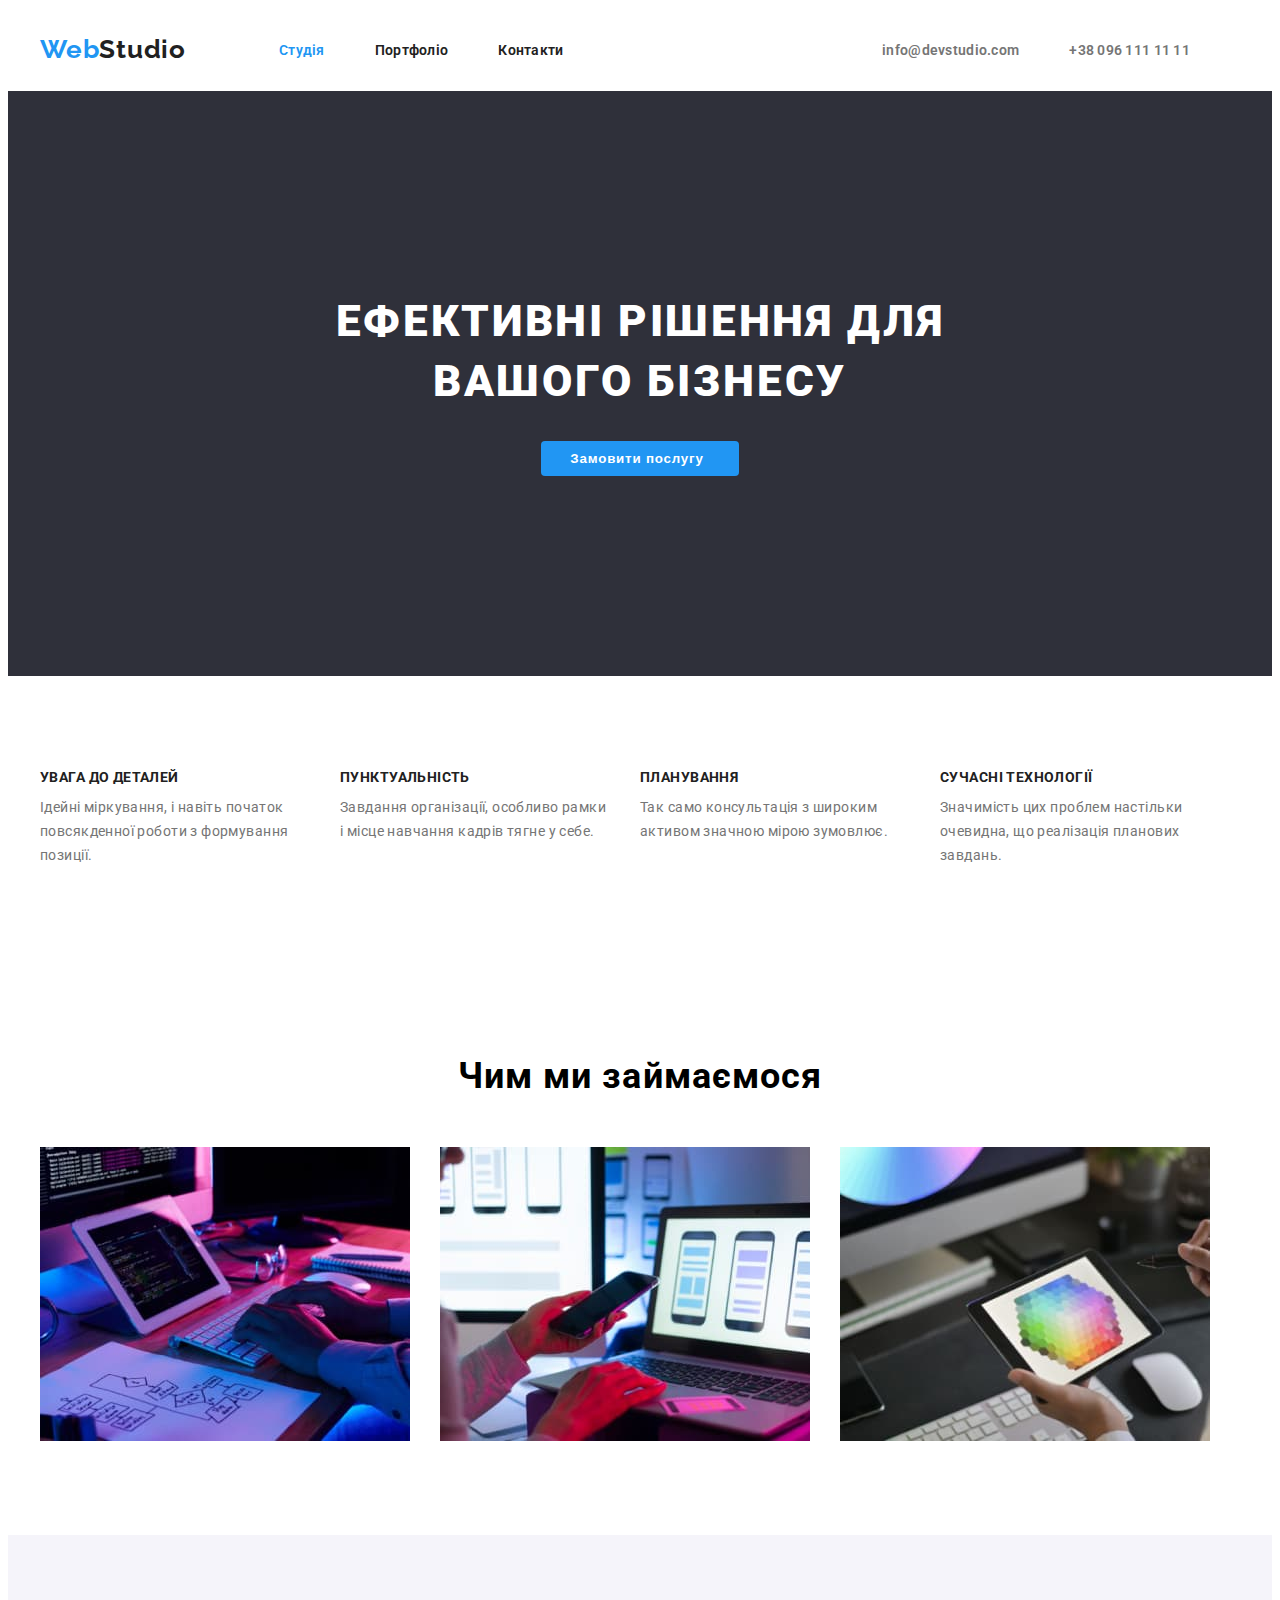
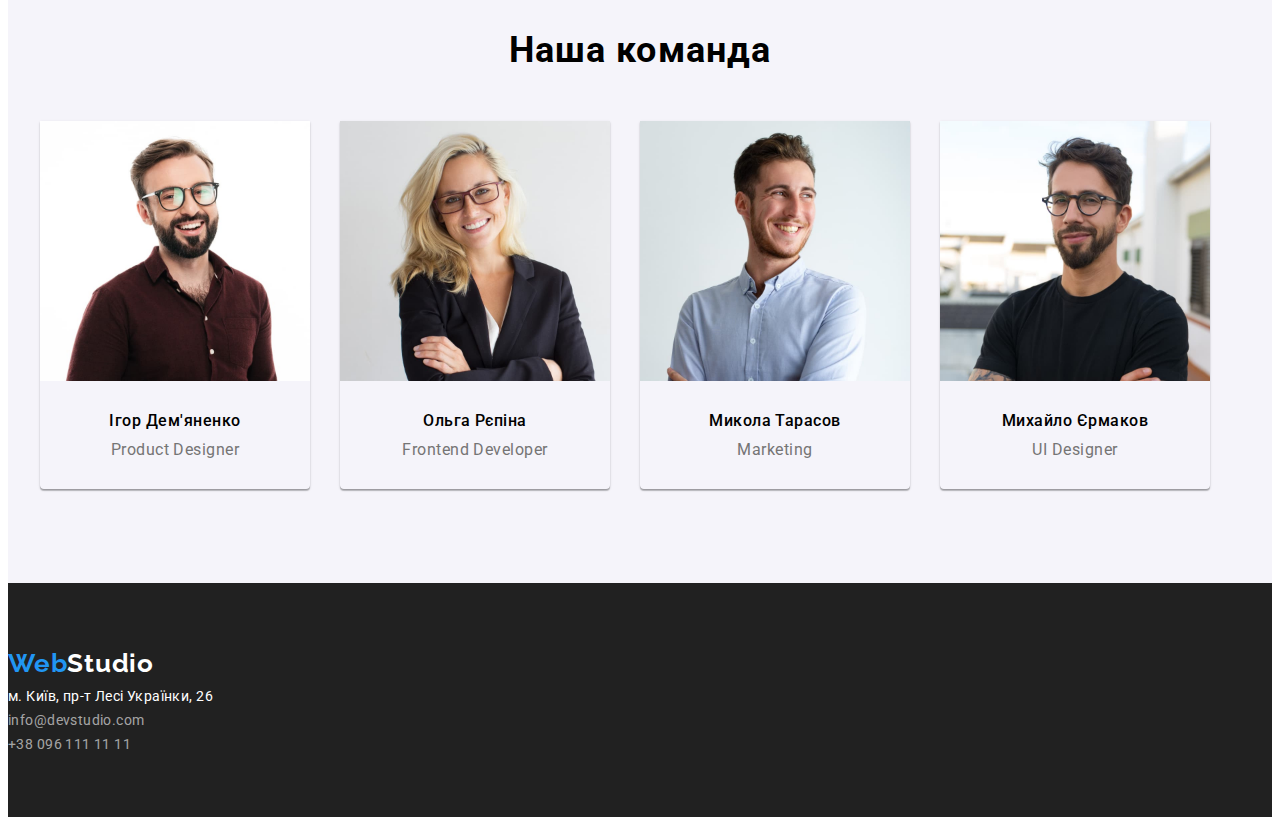
<file: index.html>
<!DOCTYPE html>
<html lang="uk">

<head>
    <meta charset="UTF-8">
    <meta http-equiv="X-UA-Compatible" content="IE=edge">
    <meta name="viewport" content="width=device-width, initial-scale=1.0">
    <title>Document</title>
    <link
        href="https://fonts.googleapis.com/css2?family=Raleway:wght@700&family=Roboto:wght@400;500;700;900&display=swap"
        rel="stylesheet">
    <link rel="stylesheet" href="https://cdnjs.cloudflare.com/ajax/libs/modern-normalize/1.1.0/modern-normalize.min.css"
        integrity="sha512-wpPYUAdjBVSE4KJnH1VR1HeZfpl1ub8YT/NKx4PuQ5NmX2tKuGu6U/JRp5y+Y8XG2tV+wKQpNHVUX03MfMFn9Q=="
        crossorigin="anonymous" referrerpolicy="no-referrer" />
    <link rel="stylesheet" href="./css/style.css">
</head>

<body>
    <header class="header">
        <div class="container">
            <a class="logo" href="">Web<span class="mark">Studio</span></a>
            <nav>
                <ul class="nav-list list">
                    <li class="nav-item">
                        <a class="nav-link link current " href="">Студія</a>
                    </li>
                    <li class="nav-item">
                        <a class="nav-link link" href="./portfolio.html">Портфоліо</a>
                    </li>
                    <li class="nav-item">
                        <a class="nav-link link" href="">Контакти</a>
                    </li>
                </ul>
            </nav>
            <ul class="contacts-list list">
                <li class="contact-item">
                    <a class="contact-link link" href="mailto:info@devstudio.com">info@devstudio.com</a>
                </li>
                 <li class="contact-item">
                    <a class="contact-link link" href="tel:+380961111111">+38 096 111 11 11</a>
                </li>
            </ul>
        </div>
    </header>
    <main class="main-content">
        <!-- <Герой> -->
        <section class="hero">
            <div class="">
                <h1 class="hero-title">Ефективні рішення для<br> вашого бізнесу</dr></h1>
                <button type="button" class="hero-btn">Замовити послугу</button>
            </div>
        </section>
        <section class="features">
            <div class="container">
                <h2 class="originality">Особливості</h2>
                <ul class="features-list list">
                    <li class="feature-list-item ">
                        <h3 class="feature-titel">Увага до деталей</h3>
                        <p class="feature-text">
                           Ідейні міркування, і навіть початок повсякденної роботи з формування позиції.
                        </p>
                    </li>
                    <li class="feature-list-item ">
                       <h3 class="feature-titel">Пунктуальність</h3>
                       <p class="feature-text">
                         Завдання організації, особливо рамки і місце навчання кадрів тягне у себе.
                       </p>
                    </li>
                    <li class="feature-list-item ">
                       <h3 class="feature-titel">Планування</h3>
                       <p class="feature-text">
                         Так само консультація з широким активом значною мірою зумовлює.
                       </p>
                    </li>
                    <li class="feature-list-item ">
                       <h3 class="feature-titel">Сучасні технології</h3>
                       <p class="feature-text">
                          Значимість цих проблем настільки очевидна, що реалізація планових завдань.
                       </p>
                    </li>
                </ul>
            </div>
        </section>
        <section class="activity">
            <h2 class="activity-title">Чим ми займаємося</h2>
            <div class="container">
                 <ul class="activity-list card-set-img list">
                    <li class="activity-list-item card-set-img-item  ">
                        <img src="./images/верстка сайту.jpg" alt="" width="370">
                    </li>
                    
                    <li class="activity-list-item card-set-img-item">
                        <img src="./images/комунікація.jpg" alt="" width="370">
                    </li>
                    
                    <li class="activity-list-item ">
                        <img src="./images/дизайн.jpg" alt="" width="370">
                    </li>
                </ul>
            </div>
        </section>
        <section class="team">
            <h2 class="team-title">Наша команда</h2>
            <div class="container">
                <ul class="team-list card-set-list  list">
                    <li class="team-item  ">
                        <img src="./images/фото1.jpg" alt="" width="270">
                        <div class="description">
                            <h3 class="item-title">Ігор Дем'яненко</h3>
                            <p class="item-text">Product Designer</p>
                        </div>
                    </li>
                    
                    <li class="team-item ">
                        <img src="./images/фото2.jpg" alt="" width="270">
                        <div class="description">
                            <h3 class="item-title">Ольга Рєпіна</h3>
                            <p class="item-text">Frontend Developer</p>
                        </div>
                    </li>
                    
                    <li class="team-item ">
                        <img src="./images/фото3.jpg" alt="" width="270">
                        <div class="description">
                            <h3 class="item-title">Микола Тарасов</h3>
                            <p class="item-text">Marketing</p>
                        </div>
                    </li>
                    
                    <li class="team-item ">
                        <img src="./images/фото4.jpg" alt="" width="270">
                        <div class="description">
                            <h3 class="item-title">Михайло Єрмаков</h3>
                            <p class="item-text">UI Designer</p>
                        </div>
                    </li>
                </ul>
            </div> 
        </section>
    </main>
    <footer class="footer">
        <div class="">
            <a class="logo-footer" href="">Web<span class="sing">Studio</span></a>
            <address class="address">
                <ul class="address-list list">
                    <li class="address-item">
                        <a class="address-link link" href="address:м.Київ,пр-тЛесіУкраїнки,26">м. Київ, пр-т Лесі Українки,
                                    26
                        </a>
                    </li>
                    <li class="">
                        <a class="address-link-mail link" href="mailto:info@devstudio.com">info@devstudio.com</a>
                    </li>
                    <li>
                        <a class="address-link-tel link" href="tel:+380961111111">+38 096 111 11 11</a>
                    </li>
                </ul>
            </address>
        </div>
    </footer>

</body>

</html>
</file>
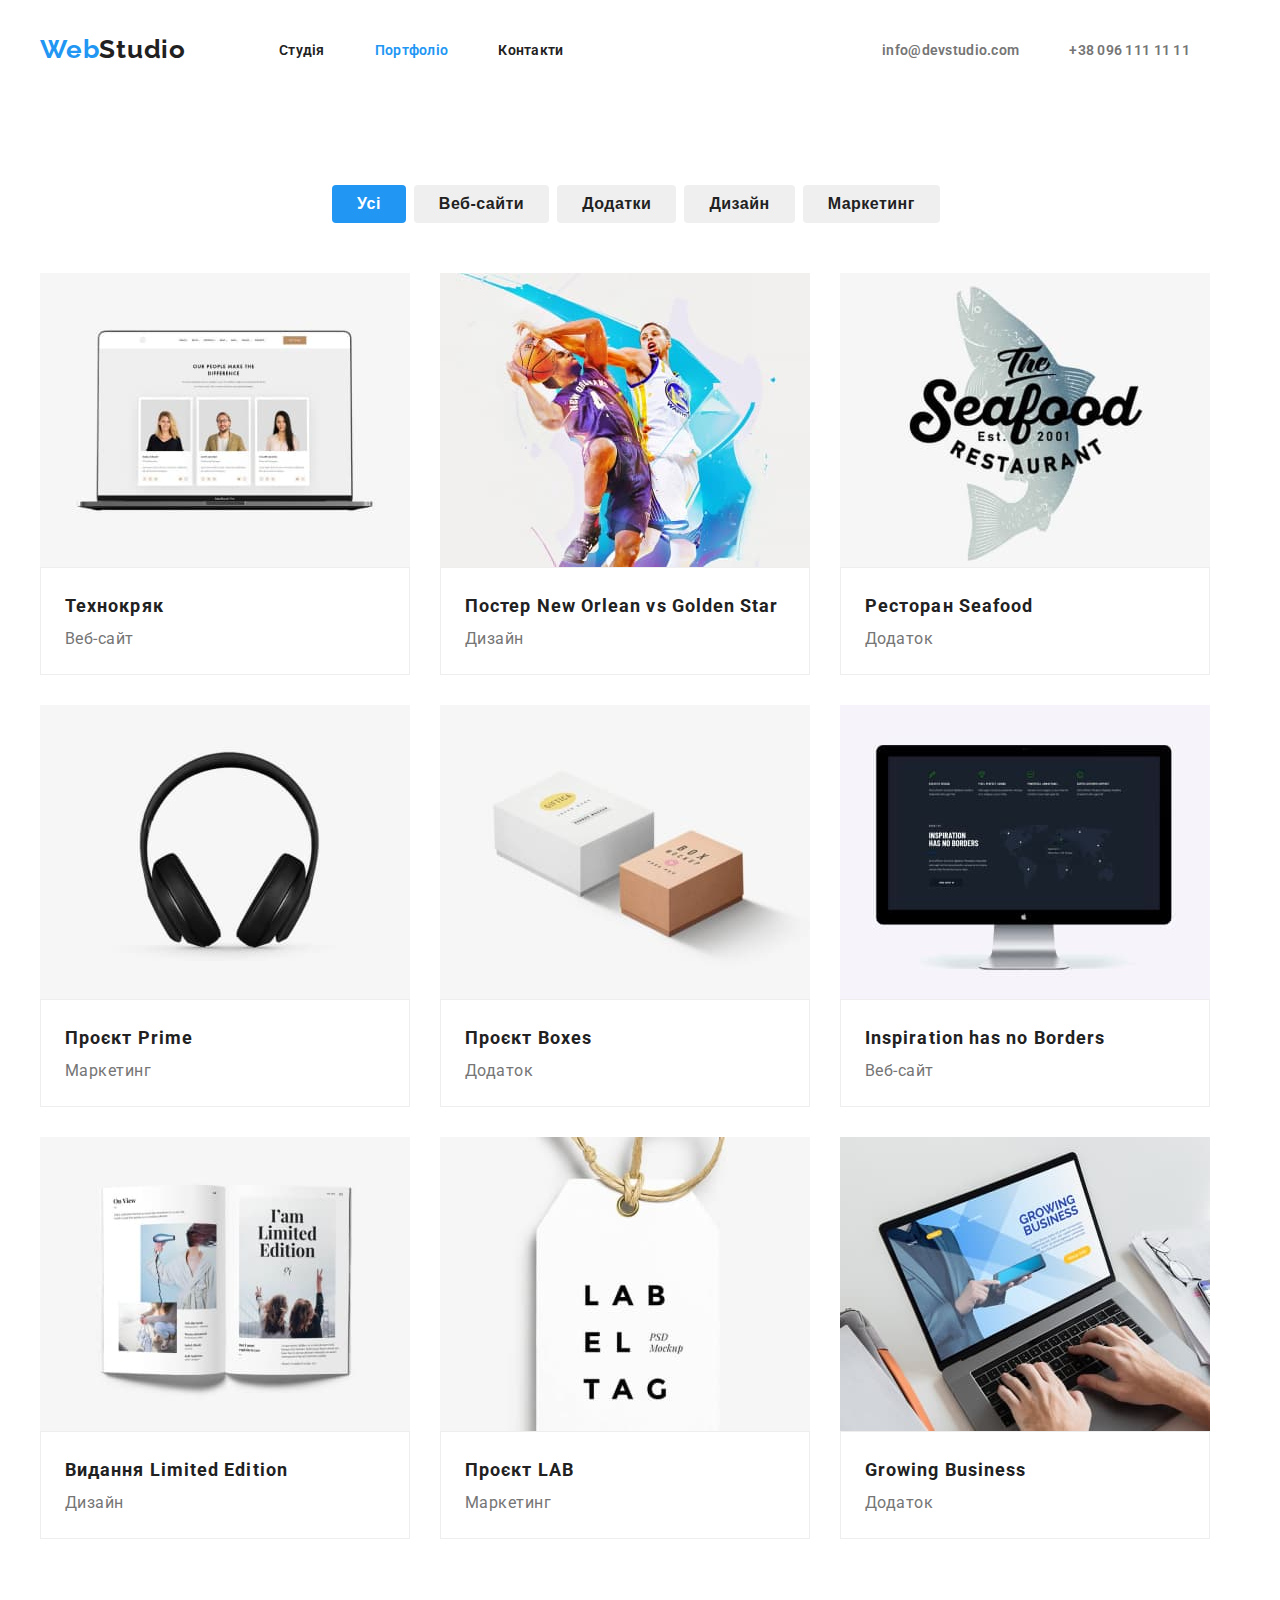
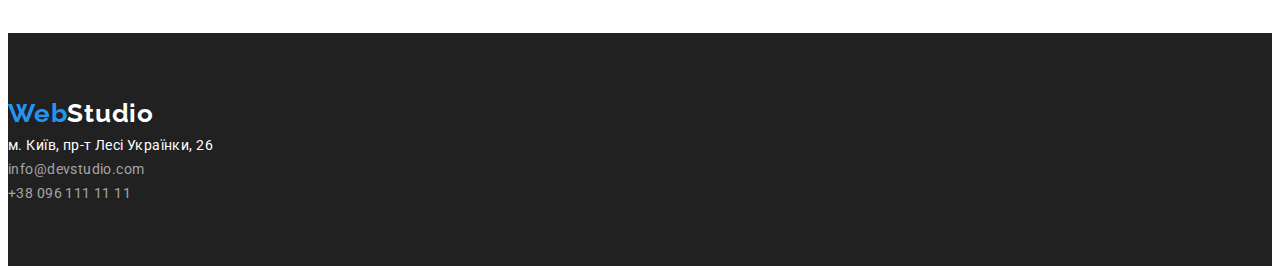
<file: portfolio.html>
<!DOCTYPE html>
<html lang="uk">

<head>
    <meta charset="UTF-8">
    <meta http-equiv="X-UA-Compatible" content="IE=edge">
    <meta name="viewport" content="width=device-width, initial-scale=1.0">
    <title>Document</title>
    <link
        href="https://fonts.googleapis.com/css2?family=Raleway:wght@700&family=Roboto:wght@400;500;700;900&display=swap"
        rel="stylesheet">
    <link rel="stylesheet" href="./css/style.css">
</head>

<body>
    <header class="header">
        <div class="container">
            <a class="logo" href="">Web<span class="mark">Studio</span></a>
            <nav>
                <ul class="nav-list list">
                    <li class="nav-item">
                        <a class="nav-link link" href="./index.html">Студія</a>
                    </li>
                    <li class="nav-item">
                        <a class="nav-link link current" href="">Портфоліо</a>
                    </li>
                    <li class="nav-item">
                        <a class="nav-link link" href="">Контакти</a>
                    </li>
                </ul>
            </nav>
            <ul class="contacts-list list">
                <li class="contact-item">
                    <a class="contact-link link" href="mailto:info@devstudio.com">info@devstudio.com</a>
                </li>
                <li class="contact-item">
                    <a class="contact-link link" href="tel:+380961111111">+38 096 111 11 11</a>
                </li>
            </ul>
        </div>
    </header>

    <main class="main-content">
        <!-- <--!наші проекти -->
        <section class="projects">
            <h1 class="projects-title">Наші проекти</h1>
            <ul class="projects-list-filters  list">
                <li class="projects-list-item ">
                    <button type="button" class="project-btn project-btn-current">Усі</button>
                </li>
                <li class="projects-list-item">
                    <button type="button" class="project-btn "> Веб-сайти</button>
                </li>
                <li class="projects-list-item">
                    <button type="button" class="project-btn ">Додатки</button>
                </li>
                <li class="projects-list-item">
                    <button type="button" class="project-btn">Дизайн</button>
                </li>
                <li class="projects-list-item">
                    <button type="button" class="project-btn ">Маркетинг</button>
                </li>
            </ul>
            <div class="container">
                <ul class="projects-list card-set list">
                    <li class="prodect-list-item card-set-item">
                        <a class="project-link link" href="">
                            <img class="project-img" src="./images/картка1 .jpg" alt="" width="370">
                            <div class="title">
                                <h2 class="project-title">Технокряк</h2>
                                <p class="project-text">Веб-сайт</p>
                            </div>
                        </a>
                    </li>
                                
                    <li class="prodect-list-item card-set-item ">
                        <a class="project-link link" href="">
                            <img class="project-img" src="./images/картка2.jpg" alt="" width="370">
                            <div class="title">
                                <h2 class="project-title">Постер New Orlean vs Golden Star</h2>
                                <p class="project-text">Дизайн</p>
                            </div>
                        </a>
                    </li>
                                
                     <li class="prodect-list-item card-set-item">
                        <a class="project-link link" href="">
                            <img class="project-img" src="./images/карта3.jpg" alt="" width="370">
                            <div class="title">
                                <h2 class="project-title">Ресторан Seafood</h2>
                                <p class="project-text">Додаток</p>
                            </div>
                        </a>
                    </li>
                                
                    <li class="prodect-list-item card-set-item">
                        <a class="project-link link" href="">
                            <img class="project-img" src="./images/картка4.jpg" alt="" width="370">
                            <div class="title">
                                <h2 class="project-title">Проєкт Prime</h2>
                                <p class="project-text">Маркетинг</p>
                            </div>
                        </a>
                    </li>
                                
                    <li class="prodect-list-item card-set-item">
                        <a class="project-link link" href="">
                            <img class="project-img" src="./images/картка5.jpg" alt="" width="370">
                            <div class="title">
                                <h2 class="project-title">Проєкт Boxes</h2>
                                <p class="project-text">Додаток</p>
                            </div> 
                        </a>
                    </li>
                                
                    <li class="prodect-list-item card-set-item">
                        <a class="project-link link" href="">
                            <img class="project-img" src="./images/карта6.jpg" alt="" width="370">
                            <div class="title">
                                <h2 class="project-title">Inspiration has no Borders</h2>
                                <p class="project-text">Веб-сайт</p>
                            </div>
                        </a>
                    </li>
                                
                    <li class="prodect-list-item card-set-item">
                        <a class="project-link link" href="">
                            <img class="project-img" src="./images/картка7.jpg" alt="" width="370">
                            <div class="title">
                                <h2 class="project-title">Видання Limited Edition</h2>
                                <p class="project-text">Дизайн</p>
                            </div>
                        </a>
                    </li>
                                
                    <li class="prodect-list-item card-set-item">
                        <a class="project-link link" href="">
                            <img class="project-img" src="./images/картка8.jpg" alt="" width="370">
                            <div class="title">
                                <h2 class="project-title">Проєкт LAB</h2>
                                <p class="project-text">Маркетинг</p>
                            </div>
                        </a>
                    </li>
                                
                    <li class="prodect-list-item card-set-item">
                        <a class="project-link link" href="">
                            <img class="project-img" src="./images/картка9.jpg" alt="" width="370">
                            <div class="title">
                                <h2 class="project-title">Growing Business</h2>
                                <p class="project-text">Додаток</p>
                            </div>
                        </a>
                    </li>
                </ul>
            </div>
        </section>
    </main>
    <footer class="footer">
        <div class="">
            <a class="logo-footer" href="">Web<span class="sing">Studio</span></a>
            <address class="address">
                <ul class="address-list list">
                    <li class="address-item">
                        <a class="address-link link" href="address:м.Київ,пр-тЛесіУкраїнки,26">м. Київ, пр-т Лесі Українки,
                                    26
                        </a>
                    </li>
                    <li class="address-item">
                        <a class="address-link-mail link" href="mailto:info@devstudio.com">info@devstudio.com</a>
                    </li>
                    <li class="address-item">
                        <a class="address-link-tel link" href="tel:+380961111111">+38 096 111 11 11</a>
                    </li>
                </ul>
            </address>
        </div>
    </footer>

</body>

</html>
</file>
<file: css/style.css>
:root {
    --primary-tex-color: #757575;
    --title-text-color: #212121;
    --secondary-text-color: #2196F3;
    --first-accent-color: #FFFFFF;
    --second-accent-color: rgba(255, 255, 255, 0.6);
    --card-set-gap:30px
}

/* <--!body */
body {
    background-color: var(--first-accent-color);
    font-family: "Roboto", sans-serif;
}
/* <!reset start */
h1,h2,h3,h4,h5,h6,p {
    margin: 0;
}

.list {
    list-style: none;
    margin: 0;
    padding: 0;
}

.link {
    text-decoration: none;
    color: currentColor;
}
ul {
    list-style: none;
    margin: 0;
    padding: 0;
}
img {
    display: block;
    min-width: 100%;
    height: auto;
}
.container {
    display: flex;
    align-items: center;
    width: 1200px;
    padding-left: 15px;
    padding-right: 15px;
    margin-left: auto;
    margin-right: auto;
}
/* <--шапка */
.heder {
    border-bottom-width: 1600px; 
        height: 0px;
        left: 0px;
        top: 80px;
    
        border-bottom: 1px solid #ECECEC;
}


.logo {
    text-decoration: none;
    font-family: 'Raleway';
    font-style: normal;
    font-weight: 700;
    font-size: 26px;
    line-height: 31px;
    padding-top: 24px;
    padding-bottom: 25px;
  margin-right: 93px;

    letter-spacing: 0.03em;

    color: var(--secondary-text-color)
    
}

.logo-header:hover {
    color: #2196F3
}

.mark {
    color: #212121;
    padding-top: 24px;
    padding-bottom: 25px;
}


/* <--!навігація */
.nav-list {
    display: flex;
    padding-top: 32px;
    padding-bottom: 32px;
}

.nav-item {
    margin-right: 50px;
}
.nav-item:nth-child(3) {
    margin-right: 0;
}


.nav-link {
    font-weight: 600;
    font-size: 14px;
    line-height:16px;
    letter-spacing: 0.02em;

    color: var(--title-text-color)
}

.nav-link:hover,
.nav-link:focus {
    color: var(--secondary-text-color);
}
.current {
    color: var(--secondary-text-color);
}

.contact-link {
    margin-right: 50px;
    color: var(--primary-tex-color);
    padding-top: 32px;
    padding-bottom: 32px;
    font-family: 'Roboto';
        font-style: normal;
         font-weight:600;
        font-size: 14px;
        line-height: 16px;
        letter-spacing: 0.02em;
}

.contact-link:hover,
.contact-link:focus {
    color: var(--secondary-text-color);
}
.contacts-list {
    display: flex;
    margin-left: auto;
}


/* <--!main */
/* <--!герой */
.hero {
   
  text-align: center;
    padding-top: 200px;
    padding-bottom: 200px;
background: #2F303A;
}


.hero-title {
    margin-bottom: 30px;
    font-style: normal;
    font-weight: 900;
    font-size: 44px;
    line-height: 60px;

    text-align: center;
    letter-spacing: 0.06em;
    text-transform: uppercase;
    
    color: #FFFFFF;

}

.hero-btn {
    font-weight: 700;
    align-items: center;
    text-align: center;
    letter-spacing: 0.06em;
    cursor: pointer;
    background-color: var(--secondary-text-color);

    color: var(--first-accent-color);
    border: #FFFFFF;
  
    border-top-left-radius: 4px ;
    border-top-right-radius: 4px;
    border-bottom-left-radius: 4px;
    border-bottom-right-radius: 4px;
    padding-top: 10px;
    padding-bottom: 10px;
    padding-left: 29px;
    padding-right: 35px;
 
}

/* <--!Features */
.features {
    padding-top:94px ;
    padding-bottom: 94px;
}
.originality {
    display: none;
}
.features-list {
    display: flex;
}
.feature-list-item{
    width: 270px;
    margin-right: 30px;
   
}
.feature-list-item:nth-child(4n) {
    margin-right: 0;
}


.feature-titel {
    margin-bottom: 10px;
    font-style: normal;
    font-size: 14px;
    line-height: 1.14;
    letter-spacing: 0.03em;
    text-transform: uppercase;

    color: var(--title-text-color);
}

.feature-text {
    margin-top: 10px;
    font-size: 14px;
    line-height: 1.7;

    letter-spacing: 0.03em;

    color: var(--primary-tex-color);
}

/* <--!чим займаємось */
.activity {
    padding-top: 94px;
    padding-bottom: 94px;
}

 .activity-list-img-item {
    width: 370px;
   
}

.activity-title {
        
            font-family: 'Roboto';
            font-style: normal;
            font-weight: 700;
            font-size: 36px;
            line-height: 42px;
            text-align: center;
            letter-spacing: 0.03em;
            margin-bottom: 50px;
}
.card-set-img {
    display: flex;
}

.card-set-img-item {
    margin-right: 30px;
}

/* <--!команда */
.card-set-list {
    display: flex;
    padding: 0;
    margin: 0;
  

}

.team {
    background: #F5F4FA;
    padding-top: 94px;
    padding-bottom: 94px;
}

.team-title {
    
    margin-bottom: 50px;
    font-size: 36px;
    line-height: 42px;
    text-align: center;
    letter-spacing: 0.03em;
}
.team-item {
  
   
    box-shadow: 0px 1px 3px rgba(0, 0, 0, 0.12), 0px 1px 1px rgba(0, 0, 0, 0.14), 0px 2px 1px rgba(0, 0, 0, 0.2);
    border-bottom-left-radius:4px ;
    border-bottom-right-radius:4px ;
    margin-right: 30px;
}
.team-item:nth-child(4n) {
    margin-right: 0;
}



.description {
    padding-top:30px ;
    padding-bottom:30px ;
}

.item-title {
    padding-bottom: 10px;
    font-weight: 500;
    font-size: 16px;
    line-height: 19px;


    text-align: center;
    letter-spacing: 0.03em;
}

.item-text {
   
    font-size: 16px;
    line-height: 19px;


    text-align: center;
    letter-spacing: 0.03em;

    color: var(--primary-tex-color);
}

/* <--!footer */
.footer {

 
    padding-top: 60px;
    padding-bottom:60px;
    background: var(--title-text-color); 
}

.logo-footer {
  

    font-family: 'Raleway';
    font-style: normal;
    font-weight: 700;
    font-size: 26px;
    line-height: 1.6;
    letter-spacing: 0.03em;
    color: var(--secondary-text-color); 
    margin-bottom: 20px;
    text-decoration: none;
   

}


.sing {
    color: #FFFFFF;
}

.address-link {
    font-style: normal;
    font-weight: 400;
    font-size: 14px;
    line-height: 1.71;

    letter-spacing: 0.03em;

    color: var(--first-accent-color);
    margin-bottom: 9px;
    
}

.address-link:hover,
.address-link:focus {
    color: var(--secondary-text-color);
}

.address-link-mail {
    font-style: normal;
    font-weight: 400;
    font-size: 14px;
    line-height: 1.71;

    letter-spacing: 0.03em;

    color: var(--second-accent-color);
    margin-bottom: 9px;
}

.address-link-mail:hover,
.address-link-mail:focus {
    color: var(--secondary-text-color);
}

.address-link-tel {
    font-style: normal;
    font-weight: 400;
    font-size: 14px;
    line-height: 1.71;

    letter-spacing: 0.03em;

    color: var(--second-accent-color);
}

.address-link-tel:hover,
.address-link-tel:focus {
    color: var(--secondary-text-color);
}
.projects {
padding-bottom: 94px;
padding-top: 94px;
}
.projects-title {
    display: none;
}
.projects-list-filters {
    display: flex;
    justify-content: center;
    margin-bottom: 50px;
}
.projects-list-item {
    margin-right: 8px;
}

.project-btn {
    border-radius: 4px;
    border: #FFFFFF;

    font-style: normal;
    font-weight: 600;
    font-size: 16px;
    line-height: 1.6;

    text-align: center;
    letter-spacing: 0.03em;
    cursor: pointer;

    color: #212121;
    padding-top: 6px;
    padding-right: 25px;
    padding-bottom: 6px;
    padding-left: 25px;
  
}

.project-btn:hover {
    background-color: var(--secondary-text-color);
    color: var(--first-accent-color);
    box-shadow: 0px 3px 1px rgba(0, 0, 0, 0.1), 0px 1px 2px rgba(0, 0, 0, 0.08), 0px 2px 2px rgba(0, 0, 0, 0.12);
}
.project-btn-current {
    background-color: var(--secondary-text-color);
    color: #FFFFFF;
}




.card-set {
    display: flex;
    gap: 30px;
    flex-wrap: wrap;
}
.card-set-item {
    width: 370px;
    background: #FFFFFF;

}
.title {
    padding-top: 20px;
    padding-right: 24px;
    padding-bottom: 20px;
    padding-left: 24px;
    border: 1px solid #EEEEEE;;
}

.project-title {
    font-family: 'Roboto';
        font-style: normal;
        font-weight: 700;
        font-size: 18px;
        line-height: 36px;
        /* identical to box height, or 200% */
    
        letter-spacing: 0.06em;
color: var(--title-text-color);
}

.project-text {
    font-size: 16px;
    font-weight: 400;
    line-height: 30px;

    letter-spacing: 0.03em;

    color: var(--primary-tex-color);}
</file>
